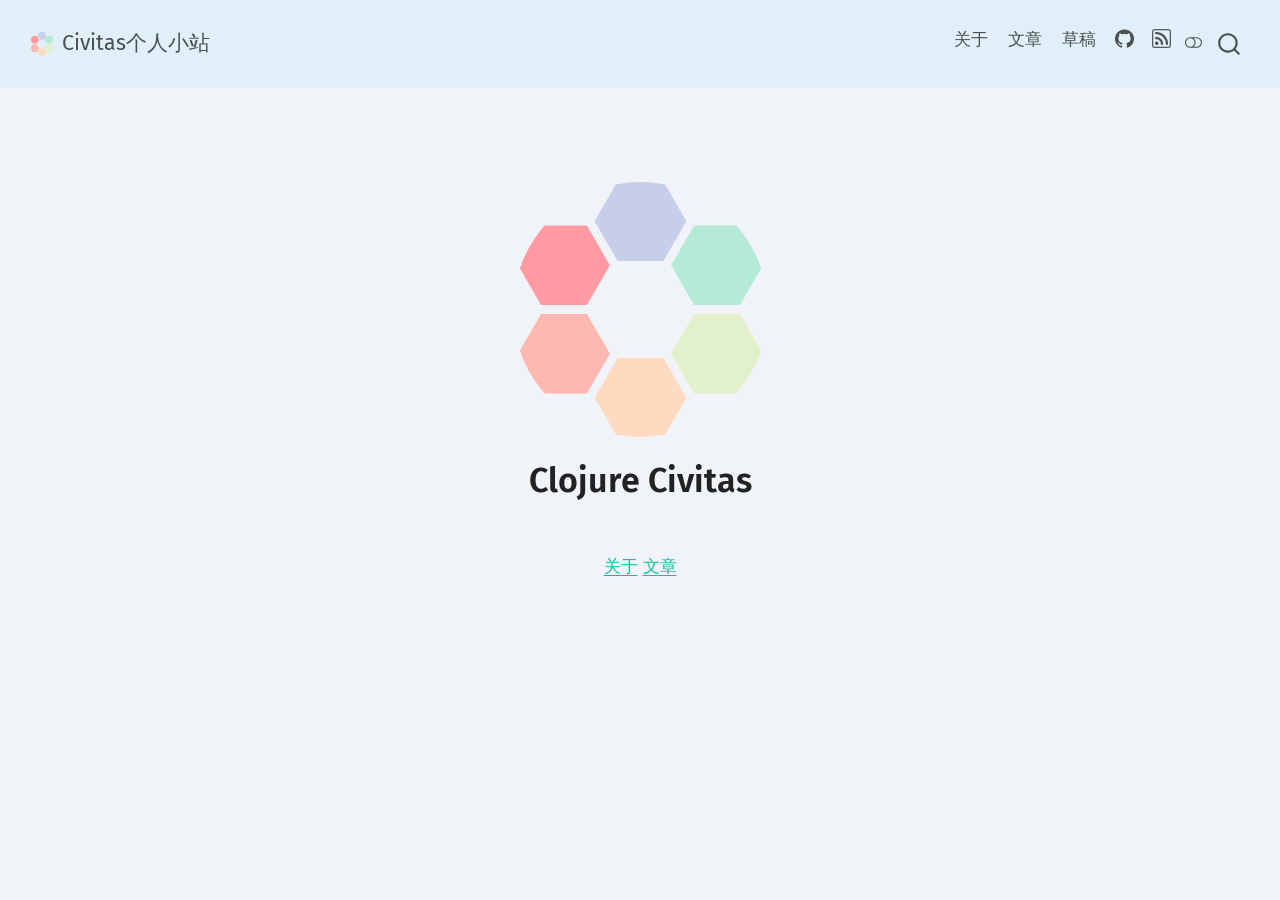
<file: public/index.html>
<!DOCTYPE html>
<html xmlns="http://www.w3.org/1999/xhtml" lang="en" xml:lang="en"><head>

<meta charset="utf-8">
<meta name="generator" content="quarto-1.8.27">

<meta name="viewport" content="width=device-width, initial-scale=1.0, user-scalable=yes">


<title>Clojure Civitas – Civitas个人小站</title>
<style>
code{white-space: pre-wrap;}
span.smallcaps{font-variant: small-caps;}
div.columns{display: flex; gap: min(4vw, 1.5em);}
div.column{flex: auto; overflow-x: auto;}
div.hanging-indent{margin-left: 1.5em; text-indent: -1.5em;}
ul.task-list{list-style: none;}
ul.task-list li input[type="checkbox"] {
  width: 0.8em;
  margin: 0 0.8em 0.2em -1em; /* quarto-specific, see https://github.com/quarto-dev/quarto-cli/issues/4556 */ 
  vertical-align: middle;
}
</style>


<script src="site_libs/quarto-nav/quarto-nav.js"></script>
<script src="site_libs/quarto-nav/headroom.min.js"></script>
<script src="site_libs/clipboard/clipboard.min.js"></script>
<script src="site_libs/quarto-search/autocomplete.umd.js"></script>
<script src="site_libs/quarto-search/fuse.min.js"></script>
<script src="site_libs/quarto-search/quarto-search.js"></script>
<meta name="quarto:offset" content="./">
<link href="./favicon.ico" rel="icon">
<script src="site_libs/quarto-html/quarto.js" type="module"></script>
<script src="site_libs/quarto-html/tabsets/tabsets.js" type="module"></script>
<script src="site_libs/quarto-html/axe/axe-check.js" type="module"></script>
<script src="site_libs/quarto-html/popper.min.js"></script>
<script src="site_libs/quarto-html/tippy.umd.min.js"></script>
<link href="site_libs/quarto-html/tippy.css" rel="stylesheet">
<link href="site_libs/quarto-html/quarto-syntax-highlighting-8caf6eaa0938078aad3b4e3e78d03e50.css" rel="stylesheet" class="quarto-color-scheme" id="quarto-text-highlighting-styles">
<link href="site_libs/quarto-html/quarto-syntax-highlighting-dark-391dc9eaa9d5ee7385b50e8209b8eefe.css" rel="stylesheet" class="quarto-color-scheme quarto-color-alternate" id="quarto-text-highlighting-styles">
<link href="site_libs/quarto-html/quarto-syntax-highlighting-8caf6eaa0938078aad3b4e3e78d03e50.css" rel="stylesheet" class="quarto-color-scheme-extra" id="quarto-text-highlighting-styles">
<script src="site_libs/bootstrap/bootstrap.min.js"></script>
<link href="site_libs/bootstrap/bootstrap-icons.css" rel="stylesheet">
<link href="site_libs/bootstrap/bootstrap-5bdf675ac3071f98f10221052781f347.min.css" rel="stylesheet" append-hash="true" class="quarto-color-scheme" id="quarto-bootstrap" data-mode="light">
<link href="site_libs/bootstrap/bootstrap-dark-663e593727ba0aa5b75e7d595c50f30d.min.css" rel="stylesheet" append-hash="true" class="quarto-color-scheme quarto-color-alternate" id="quarto-bootstrap" data-mode="dark">
<link href="site_libs/bootstrap/bootstrap-5bdf675ac3071f98f10221052781f347.min.css" rel="stylesheet" append-hash="true" class="quarto-color-scheme-extra" id="quarto-bootstrap" data-mode="light">
<script id="quarto-search-options" type="application/json">{
  "location": "navbar",
  "copy-button": false,
  "collapse-after": 3,
  "panel-placement": "end",
  "type": "overlay",
  "limit": 50,
  "keyboard-shortcut": [
    "f",
    "/",
    "s"
  ],
  "show-item-context": false,
  "language": {
    "search-no-results-text": "No results",
    "search-matching-documents-text": "matching documents",
    "search-copy-link-title": "Copy link to search",
    "search-hide-matches-text": "Hide additional matches",
    "search-more-match-text": "more match in this document",
    "search-more-matches-text": "more matches in this document",
    "search-clear-button-title": "Clear",
    "search-text-placeholder": "",
    "search-detached-cancel-button-title": "Cancel",
    "search-submit-button-title": "Submit",
    "search-label": "Search"
  }
}</script>


<meta property="og:title" content="Clojure Civitas – Civitas个人小站">
<meta property="og:description" content="">
<meta property="og:image" content="https://clojurecivitas.github.io/images/civitas-icon.svg">
<meta property="og:site_name" content="Civitas个人小站">
</head>

<body class="nav-fixed fullcontent quarto-light"><script id="quarto-html-before-body" type="application/javascript">
    const toggleBodyColorMode = (bsSheetEl) => {
      const mode = bsSheetEl.getAttribute("data-mode");
      const bodyEl = window.document.querySelector("body");
      if (mode === "dark") {
        bodyEl.classList.add("quarto-dark");
        bodyEl.classList.remove("quarto-light");
      } else {
        bodyEl.classList.add("quarto-light");
        bodyEl.classList.remove("quarto-dark");
      }
    }
    const toggleBodyColorPrimary = () => {
      const bsSheetEl = window.document.querySelector("link#quarto-bootstrap:not([rel=disabled-stylesheet])");
      if (bsSheetEl) {
        toggleBodyColorMode(bsSheetEl);
      }
    }
    const setColorSchemeToggle = (alternate) => {
      const toggles = window.document.querySelectorAll('.quarto-color-scheme-toggle');
      for (let i=0; i < toggles.length; i++) {
        const toggle = toggles[i];
        if (toggle) {
          if (alternate) {
            toggle.classList.add("alternate");
          } else {
            toggle.classList.remove("alternate");
          }
        }
      }
    };
    const toggleColorMode = (alternate) => {
      // Switch the stylesheets
      const primaryStylesheets = window.document.querySelectorAll('link.quarto-color-scheme:not(.quarto-color-alternate)');
      const alternateStylesheets = window.document.querySelectorAll('link.quarto-color-scheme.quarto-color-alternate');
      manageTransitions('#quarto-margin-sidebar .nav-link', false);
      if (alternate) {
        // note: dark is layered on light, we don't disable primary!
        enableStylesheet(alternateStylesheets);
        for (const sheetNode of alternateStylesheets) {
          if (sheetNode.id === "quarto-bootstrap") {
            toggleBodyColorMode(sheetNode);
          }
        }
      } else {
        disableStylesheet(alternateStylesheets);
        enableStylesheet(primaryStylesheets)
        toggleBodyColorPrimary();
      }
      manageTransitions('#quarto-margin-sidebar .nav-link', true);
      // Switch the toggles
      setColorSchemeToggle(alternate)
      // Hack to workaround the fact that safari doesn't
      // properly recolor the scrollbar when toggling (#1455)
      if (navigator.userAgent.indexOf('Safari') > 0 && navigator.userAgent.indexOf('Chrome') == -1) {
        manageTransitions("body", false);
        window.scrollTo(0, 1);
        setTimeout(() => {
          window.scrollTo(0, 0);
          manageTransitions("body", true);
        }, 40);
      }
    }
    const disableStylesheet = (stylesheets) => {
      for (let i=0; i < stylesheets.length; i++) {
        const stylesheet = stylesheets[i];
        stylesheet.rel = 'disabled-stylesheet';
      }
    }
    const enableStylesheet = (stylesheets) => {
      for (let i=0; i < stylesheets.length; i++) {
        const stylesheet = stylesheets[i];
        if(stylesheet.rel !== 'stylesheet') { // for Chrome, which will still FOUC without this check
          stylesheet.rel = 'stylesheet';
        }
      }
    }
    const manageTransitions = (selector, allowTransitions) => {
      const els = window.document.querySelectorAll(selector);
      for (let i=0; i < els.length; i++) {
        const el = els[i];
        if (allowTransitions) {
          el.classList.remove('notransition');
        } else {
          el.classList.add('notransition');
        }
      }
    }
    const isFileUrl = () => {
      return window.location.protocol === 'file:';
    }
    const hasAlternateSentinel = () => {
      let styleSentinel = getColorSchemeSentinel();
      if (styleSentinel !== null) {
        return styleSentinel === "alternate";
      } else {
        return false;
      }
    }
    const setStyleSentinel = (alternate) => {
      const value = alternate ? "alternate" : "default";
      if (!isFileUrl()) {
        window.localStorage.setItem("quarto-color-scheme", value);
      } else {
        localAlternateSentinel = value;
      }
    }
    const getColorSchemeSentinel = () => {
      if (!isFileUrl()) {
        const storageValue = window.localStorage.getItem("quarto-color-scheme");
        return storageValue != null ? storageValue : localAlternateSentinel;
      } else {
        return localAlternateSentinel;
      }
    }
    const toggleGiscusIfUsed = (isAlternate, darkModeDefault) => {
      const baseTheme = document.querySelector('#giscus-base-theme')?.value ?? 'light';
      const alternateTheme = document.querySelector('#giscus-alt-theme')?.value ?? 'dark';
      let newTheme = '';
      if(authorPrefersDark) {
        newTheme = isAlternate ? baseTheme : alternateTheme;
      } else {
        newTheme = isAlternate ? alternateTheme : baseTheme;
      }
      const changeGiscusTheme = () => {
        // From: https://github.com/giscus/giscus/issues/336
        const sendMessage = (message) => {
          const iframe = document.querySelector('iframe.giscus-frame');
          if (!iframe) return;
          iframe.contentWindow.postMessage({ giscus: message }, 'https://giscus.app');
        }
        sendMessage({
          setConfig: {
            theme: newTheme
          }
        });
      }
      const isGiscussLoaded = window.document.querySelector('iframe.giscus-frame') !== null;
      if (isGiscussLoaded) {
        changeGiscusTheme();
      }
    };
    const authorPrefersDark = false;
    const queryPrefersDark = window.matchMedia('(prefers-color-scheme: dark)');
    const darkModeDefault = queryPrefersDark.matches;
      document.querySelector('link#quarto-text-highlighting-styles.quarto-color-scheme-extra').rel = 'disabled-stylesheet';
      document.querySelector('link#quarto-bootstrap.quarto-color-scheme-extra').rel = 'disabled-stylesheet';
    let localAlternateSentinel = darkModeDefault ? 'alternate' : 'default';
    // Dark / light mode switch
    window.quartoToggleColorScheme = () => {
      // Read the current dark / light value
      let toAlternate = !hasAlternateSentinel();
      toggleColorMode(toAlternate);
      setStyleSentinel(toAlternate);
      toggleGiscusIfUsed(toAlternate, darkModeDefault);
      window.dispatchEvent(new Event('resize'));
    };
    queryPrefersDark.addEventListener("change", e => {
      if(window.localStorage.getItem("quarto-color-scheme") !== null)
        return;
      const alternate = e.matches
      toggleColorMode(alternate);
      localAlternateSentinel = e.matches ? 'alternate' : 'default'; // this is used alongside local storage!
      toggleGiscusIfUsed(alternate, darkModeDefault);
    });
    // Switch to dark mode if need be
    if (hasAlternateSentinel()) {
      toggleColorMode(true);
    } else {
      toggleColorMode(false);
    }
  </script>

<div id="quarto-search-results"></div>
  <header id="quarto-header" class="headroom fixed-top">
    <nav class="navbar navbar-expand-lg " data-bs-theme="dark">
      <div class="navbar-container container-fluid">
      <div class="navbar-brand-container mx-auto">
    <a href="./index.html" class="navbar-brand navbar-brand-logo">
    <img src="./images/civitas-icon.svg" alt="Clojure Civitas Logo" class="navbar-logo light-content">
    <img src="./images/civitas-icon.svg" alt="Clojure Civitas Logo" class="navbar-logo dark-content">
    </a>
    <a class="navbar-brand" href="./index.html">
    <span class="navbar-title">Civitas个人小站</span>
    </a>
  </div>
            <div id="quarto-search" class="" title="Search"></div>
          <button class="navbar-toggler" type="button" data-bs-toggle="collapse" data-bs-target="#navbarCollapse" aria-controls="navbarCollapse" role="menu" aria-expanded="false" aria-label="Toggle navigation" onclick="if (window.quartoToggleHeadroom) { window.quartoToggleHeadroom(); }">
  <span class="navbar-toggler-icon"></span>
</button>
          <div class="collapse navbar-collapse" id="navbarCollapse">
            <ul class="navbar-nav navbar-nav-scroll ms-auto">
  <li class="nav-item">
    <a class="nav-link" href="./about.html"> 
<span class="menu-text">关于</span></a>
  </li>  
  <li class="nav-item">
    <a class="nav-link" href="./posts.html"> 
<span class="menu-text">文章</span></a>
  </li>  
  <li class="nav-item">
    <a class="nav-link" href="./drafts.html"> 
<span class="menu-text">草稿</span></a>
  </li>  
  <li class="nav-item compact">
    <a class="nav-link" href="https://github.com/ClojureCivitas/clojurecivitas.github.io"> <i class="bi bi-github" role="img">
</i> 
<span class="menu-text"></span></a>
  </li>  
  <li class="nav-item compact">
    <a class="nav-link" href="./posts.xml"> <i class="bi bi-rss" role="img">
</i> 
<span class="menu-text"></span></a>
  </li>  
</ul>
          </div> <!-- /navcollapse -->
            <div class="quarto-navbar-tools">
  <a href="" class="quarto-color-scheme-toggle quarto-navigation-tool  px-1" onclick="window.quartoToggleColorScheme(); return false;" title="Toggle dark mode"><i class="bi"></i></a>
</div>
      </div> <!-- /container-fluid -->
    </nav>
</header>
<!-- content -->
<div id="quarto-content" class="quarto-container page-columns page-rows-contents page-layout-article page-navbar">
<!-- sidebar -->
<!-- margin-sidebar -->
    
<!-- main -->
<div class="quarto-about-jolla">
  <img src="images/civitas-icon.svg" class="about-image
  round " style="height: 15em; width: 15em;">
 <header id="title-block-header" class="quarto-title-block default">
<div class="quarto-title">
<h1 class="title">Clojure Civitas</h1>
</div>
<div class="quarto-title-meta">
  </div>
</header><main class="content" id="quarto-document-content">

<p><a href="./about.html">关于</a> <a href="./posts.html">文章</a></p>


</main>  
</div>
 <!-- /main -->
<script id="quarto-html-after-body" type="application/javascript">
  window.document.addEventListener("DOMContentLoaded", function (event) {
    // Ensure there is a toggle, if there isn't float one in the top right
    if (window.document.querySelector('.quarto-color-scheme-toggle') === null) {
      const a = window.document.createElement('a');
      a.classList.add('top-right');
      a.classList.add('quarto-color-scheme-toggle');
      a.href = "";
      a.onclick = function() { try { window.quartoToggleColorScheme(); } catch {} return false; };
      const i = window.document.createElement("i");
      i.classList.add('bi');
      a.appendChild(i);
      window.document.body.appendChild(a);
    }
    setColorSchemeToggle(hasAlternateSentinel())
    const isCodeAnnotation = (el) => {
      for (const clz of el.classList) {
        if (clz.startsWith('code-annotation-')) {                     
          return true;
        }
      }
      return false;
    }
    const onCopySuccess = function(e) {
      // button target
      const button = e.trigger;
      // don't keep focus
      button.blur();
      // flash "checked"
      button.classList.add('code-copy-button-checked');
      var currentTitle = button.getAttribute("title");
      button.setAttribute("title", "Copied!");
      let tooltip;
      if (window.bootstrap) {
        button.setAttribute("data-bs-toggle", "tooltip");
        button.setAttribute("data-bs-placement", "left");
        button.setAttribute("data-bs-title", "Copied!");
        tooltip = new bootstrap.Tooltip(button, 
          { trigger: "manual", 
            customClass: "code-copy-button-tooltip",
            offset: [0, -8]});
        tooltip.show();    
      }
      setTimeout(function() {
        if (tooltip) {
          tooltip.hide();
          button.removeAttribute("data-bs-title");
          button.removeAttribute("data-bs-toggle");
          button.removeAttribute("data-bs-placement");
        }
        button.setAttribute("title", currentTitle);
        button.classList.remove('code-copy-button-checked');
      }, 1000);
      // clear code selection
      e.clearSelection();
    }
    const getTextToCopy = function(trigger) {
      const outerScaffold = trigger.parentElement.cloneNode(true);
      const codeEl = outerScaffold.querySelector('code');
      for (const childEl of codeEl.children) {
        if (isCodeAnnotation(childEl)) {
          childEl.remove();
        }
      }
      return codeEl.innerText;
    }
    const clipboard = new window.ClipboardJS('.code-copy-button:not([data-in-quarto-modal])', {
      text: getTextToCopy
    });
    clipboard.on('success', onCopySuccess);
    if (window.document.getElementById('quarto-embedded-source-code-modal')) {
      const clipboardModal = new window.ClipboardJS('.code-copy-button[data-in-quarto-modal]', {
        text: getTextToCopy,
        container: window.document.getElementById('quarto-embedded-source-code-modal')
      });
      clipboardModal.on('success', onCopySuccess);
    }
      var localhostRegex = new RegExp(/^(?:http|https):\/\/localhost\:?[0-9]*\//);
      var mailtoRegex = new RegExp(/^mailto:/);
        var filterRegex = new RegExp("https:\/\/clojurecivitas\.github\.io");
      var isInternal = (href) => {
          return filterRegex.test(href) || localhostRegex.test(href) || mailtoRegex.test(href);
      }
      // Inspect non-navigation links and adorn them if external
     var links = window.document.querySelectorAll('a[href]:not(.nav-link):not(.navbar-brand):not(.toc-action):not(.sidebar-link):not(.sidebar-item-toggle):not(.pagination-link):not(.no-external):not([aria-hidden]):not(.dropdown-item):not(.quarto-navigation-tool):not(.about-link)');
      for (var i=0; i<links.length; i++) {
        const link = links[i];
        if (!isInternal(link.href)) {
          // undo the damage that might have been done by quarto-nav.js in the case of
          // links that we want to consider external
          if (link.dataset.originalHref !== undefined) {
            link.href = link.dataset.originalHref;
          }
        }
      }
    function tippyHover(el, contentFn, onTriggerFn, onUntriggerFn) {
      const config = {
        allowHTML: true,
        maxWidth: 500,
        delay: 100,
        arrow: false,
        appendTo: function(el) {
            return el.parentElement;
        },
        interactive: true,
        interactiveBorder: 10,
        theme: 'quarto',
        placement: 'bottom-start',
      };
      if (contentFn) {
        config.content = contentFn;
      }
      if (onTriggerFn) {
        config.onTrigger = onTriggerFn;
      }
      if (onUntriggerFn) {
        config.onUntrigger = onUntriggerFn;
      }
      window.tippy(el, config); 
    }
    const noterefs = window.document.querySelectorAll('a[role="doc-noteref"]');
    for (var i=0; i<noterefs.length; i++) {
      const ref = noterefs[i];
      tippyHover(ref, function() {
        // use id or data attribute instead here
        let href = ref.getAttribute('data-footnote-href') || ref.getAttribute('href');
        try { href = new URL(href).hash; } catch {}
        const id = href.replace(/^#\/?/, "");
        const note = window.document.getElementById(id);
        if (note) {
          return note.innerHTML;
        } else {
          return "";
        }
      });
    }
    const xrefs = window.document.querySelectorAll('a.quarto-xref');
    const processXRef = (id, note) => {
      // Strip column container classes
      const stripColumnClz = (el) => {
        el.classList.remove("page-full", "page-columns");
        if (el.children) {
          for (const child of el.children) {
            stripColumnClz(child);
          }
        }
      }
      stripColumnClz(note)
      if (id === null || id.startsWith('sec-')) {
        // Special case sections, only their first couple elements
        const container = document.createElement("div");
        if (note.children && note.children.length > 2) {
          container.appendChild(note.children[0].cloneNode(true));
          for (let i = 1; i < note.children.length; i++) {
            const child = note.children[i];
            if (child.tagName === "P" && child.innerText === "") {
              continue;
            } else {
              container.appendChild(child.cloneNode(true));
              break;
            }
          }
          if (window.Quarto?.typesetMath) {
            window.Quarto.typesetMath(container);
          }
          return container.innerHTML
        } else {
          if (window.Quarto?.typesetMath) {
            window.Quarto.typesetMath(note);
          }
          return note.innerHTML;
        }
      } else {
        // Remove any anchor links if they are present
        const anchorLink = note.querySelector('a.anchorjs-link');
        if (anchorLink) {
          anchorLink.remove();
        }
        if (window.Quarto?.typesetMath) {
          window.Quarto.typesetMath(note);
        }
        if (note.classList.contains("callout")) {
          return note.outerHTML;
        } else {
          return note.innerHTML;
        }
      }
    }
    for (var i=0; i<xrefs.length; i++) {
      const xref = xrefs[i];
      tippyHover(xref, undefined, function(instance) {
        instance.disable();
        let url = xref.getAttribute('href');
        let hash = undefined; 
        if (url.startsWith('#')) {
          hash = url;
        } else {
          try { hash = new URL(url).hash; } catch {}
        }
        if (hash) {
          const id = hash.replace(/^#\/?/, "");
          const note = window.document.getElementById(id);
          if (note !== null) {
            try {
              const html = processXRef(id, note.cloneNode(true));
              instance.setContent(html);
            } finally {
              instance.enable();
              instance.show();
            }
          } else {
            // See if we can fetch this
            fetch(url.split('#')[0])
            .then(res => res.text())
            .then(html => {
              const parser = new DOMParser();
              const htmlDoc = parser.parseFromString(html, "text/html");
              const note = htmlDoc.getElementById(id);
              if (note !== null) {
                const html = processXRef(id, note);
                instance.setContent(html);
              } 
            }).finally(() => {
              instance.enable();
              instance.show();
            });
          }
        } else {
          // See if we can fetch a full url (with no hash to target)
          // This is a special case and we should probably do some content thinning / targeting
          fetch(url)
          .then(res => res.text())
          .then(html => {
            const parser = new DOMParser();
            const htmlDoc = parser.parseFromString(html, "text/html");
            const note = htmlDoc.querySelector('main.content');
            if (note !== null) {
              // This should only happen for chapter cross references
              // (since there is no id in the URL)
              // remove the first header
              if (note.children.length > 0 && note.children[0].tagName === "HEADER") {
                note.children[0].remove();
              }
              const html = processXRef(null, note);
              instance.setContent(html);
            } 
          }).finally(() => {
            instance.enable();
            instance.show();
          });
        }
      }, function(instance) {
      });
    }
        let selectedAnnoteEl;
        const selectorForAnnotation = ( cell, annotation) => {
          let cellAttr = 'data-code-cell="' + cell + '"';
          let lineAttr = 'data-code-annotation="' +  annotation + '"';
          const selector = 'span[' + cellAttr + '][' + lineAttr + ']';
          return selector;
        }
        const selectCodeLines = (annoteEl) => {
          const doc = window.document;
          const targetCell = annoteEl.getAttribute("data-target-cell");
          const targetAnnotation = annoteEl.getAttribute("data-target-annotation");
          const annoteSpan = window.document.querySelector(selectorForAnnotation(targetCell, targetAnnotation));
          const lines = annoteSpan.getAttribute("data-code-lines").split(",");
          const lineIds = lines.map((line) => {
            return targetCell + "-" + line;
          })
          let top = null;
          let height = null;
          let parent = null;
          if (lineIds.length > 0) {
              //compute the position of the single el (top and bottom and make a div)
              const el = window.document.getElementById(lineIds[0]);
              top = el.offsetTop;
              height = el.offsetHeight;
              parent = el.parentElement.parentElement;
            if (lineIds.length > 1) {
              const lastEl = window.document.getElementById(lineIds[lineIds.length - 1]);
              const bottom = lastEl.offsetTop + lastEl.offsetHeight;
              height = bottom - top;
            }
            if (top !== null && height !== null && parent !== null) {
              // cook up a div (if necessary) and position it 
              let div = window.document.getElementById("code-annotation-line-highlight");
              if (div === null) {
                div = window.document.createElement("div");
                div.setAttribute("id", "code-annotation-line-highlight");
                div.style.position = 'absolute';
                parent.appendChild(div);
              }
              div.style.top = top - 2 + "px";
              div.style.height = height + 4 + "px";
              div.style.left = 0;
              let gutterDiv = window.document.getElementById("code-annotation-line-highlight-gutter");
              if (gutterDiv === null) {
                gutterDiv = window.document.createElement("div");
                gutterDiv.setAttribute("id", "code-annotation-line-highlight-gutter");
                gutterDiv.style.position = 'absolute';
                const codeCell = window.document.getElementById(targetCell);
                const gutter = codeCell.querySelector('.code-annotation-gutter');
                gutter.appendChild(gutterDiv);
              }
              gutterDiv.style.top = top - 2 + "px";
              gutterDiv.style.height = height + 4 + "px";
            }
            selectedAnnoteEl = annoteEl;
          }
        };
        const unselectCodeLines = () => {
          const elementsIds = ["code-annotation-line-highlight", "code-annotation-line-highlight-gutter"];
          elementsIds.forEach((elId) => {
            const div = window.document.getElementById(elId);
            if (div) {
              div.remove();
            }
          });
          selectedAnnoteEl = undefined;
        };
          // Handle positioning of the toggle
      window.addEventListener(
        "resize",
        throttle(() => {
          elRect = undefined;
          if (selectedAnnoteEl) {
            selectCodeLines(selectedAnnoteEl);
          }
        }, 10)
      );
      function throttle(fn, ms) {
      let throttle = false;
      let timer;
        return (...args) => {
          if(!throttle) { // first call gets through
              fn.apply(this, args);
              throttle = true;
          } else { // all the others get throttled
              if(timer) clearTimeout(timer); // cancel #2
              timer = setTimeout(() => {
                fn.apply(this, args);
                timer = throttle = false;
              }, ms);
          }
        };
      }
        // Attach click handler to the DT
        const annoteDls = window.document.querySelectorAll('dt[data-target-cell]');
        for (const annoteDlNode of annoteDls) {
          annoteDlNode.addEventListener('click', (event) => {
            const clickedEl = event.target;
            if (clickedEl !== selectedAnnoteEl) {
              unselectCodeLines();
              const activeEl = window.document.querySelector('dt[data-target-cell].code-annotation-active');
              if (activeEl) {
                activeEl.classList.remove('code-annotation-active');
              }
              selectCodeLines(clickedEl);
              clickedEl.classList.add('code-annotation-active');
            } else {
              // Unselect the line
              unselectCodeLines();
              clickedEl.classList.remove('code-annotation-active');
            }
          });
        }
    const findCites = (el) => {
      const parentEl = el.parentElement;
      if (parentEl) {
        const cites = parentEl.dataset.cites;
        if (cites) {
          return {
            el,
            cites: cites.split(' ')
          };
        } else {
          return findCites(el.parentElement)
        }
      } else {
        return undefined;
      }
    };
    var bibliorefs = window.document.querySelectorAll('a[role="doc-biblioref"]');
    for (var i=0; i<bibliorefs.length; i++) {
      const ref = bibliorefs[i];
      const citeInfo = findCites(ref);
      if (citeInfo) {
        tippyHover(citeInfo.el, function() {
          var popup = window.document.createElement('div');
          citeInfo.cites.forEach(function(cite) {
            var citeDiv = window.document.createElement('div');
            citeDiv.classList.add('hanging-indent');
            citeDiv.classList.add('csl-entry');
            var biblioDiv = window.document.getElementById('ref-' + cite);
            if (biblioDiv) {
              citeDiv.innerHTML = biblioDiv.innerHTML;
            }
            popup.appendChild(citeDiv);
          });
          return popup.innerHTML;
        });
      }
    }
  });
  </script>
</div> <!-- /content -->




</body></html>
</file>
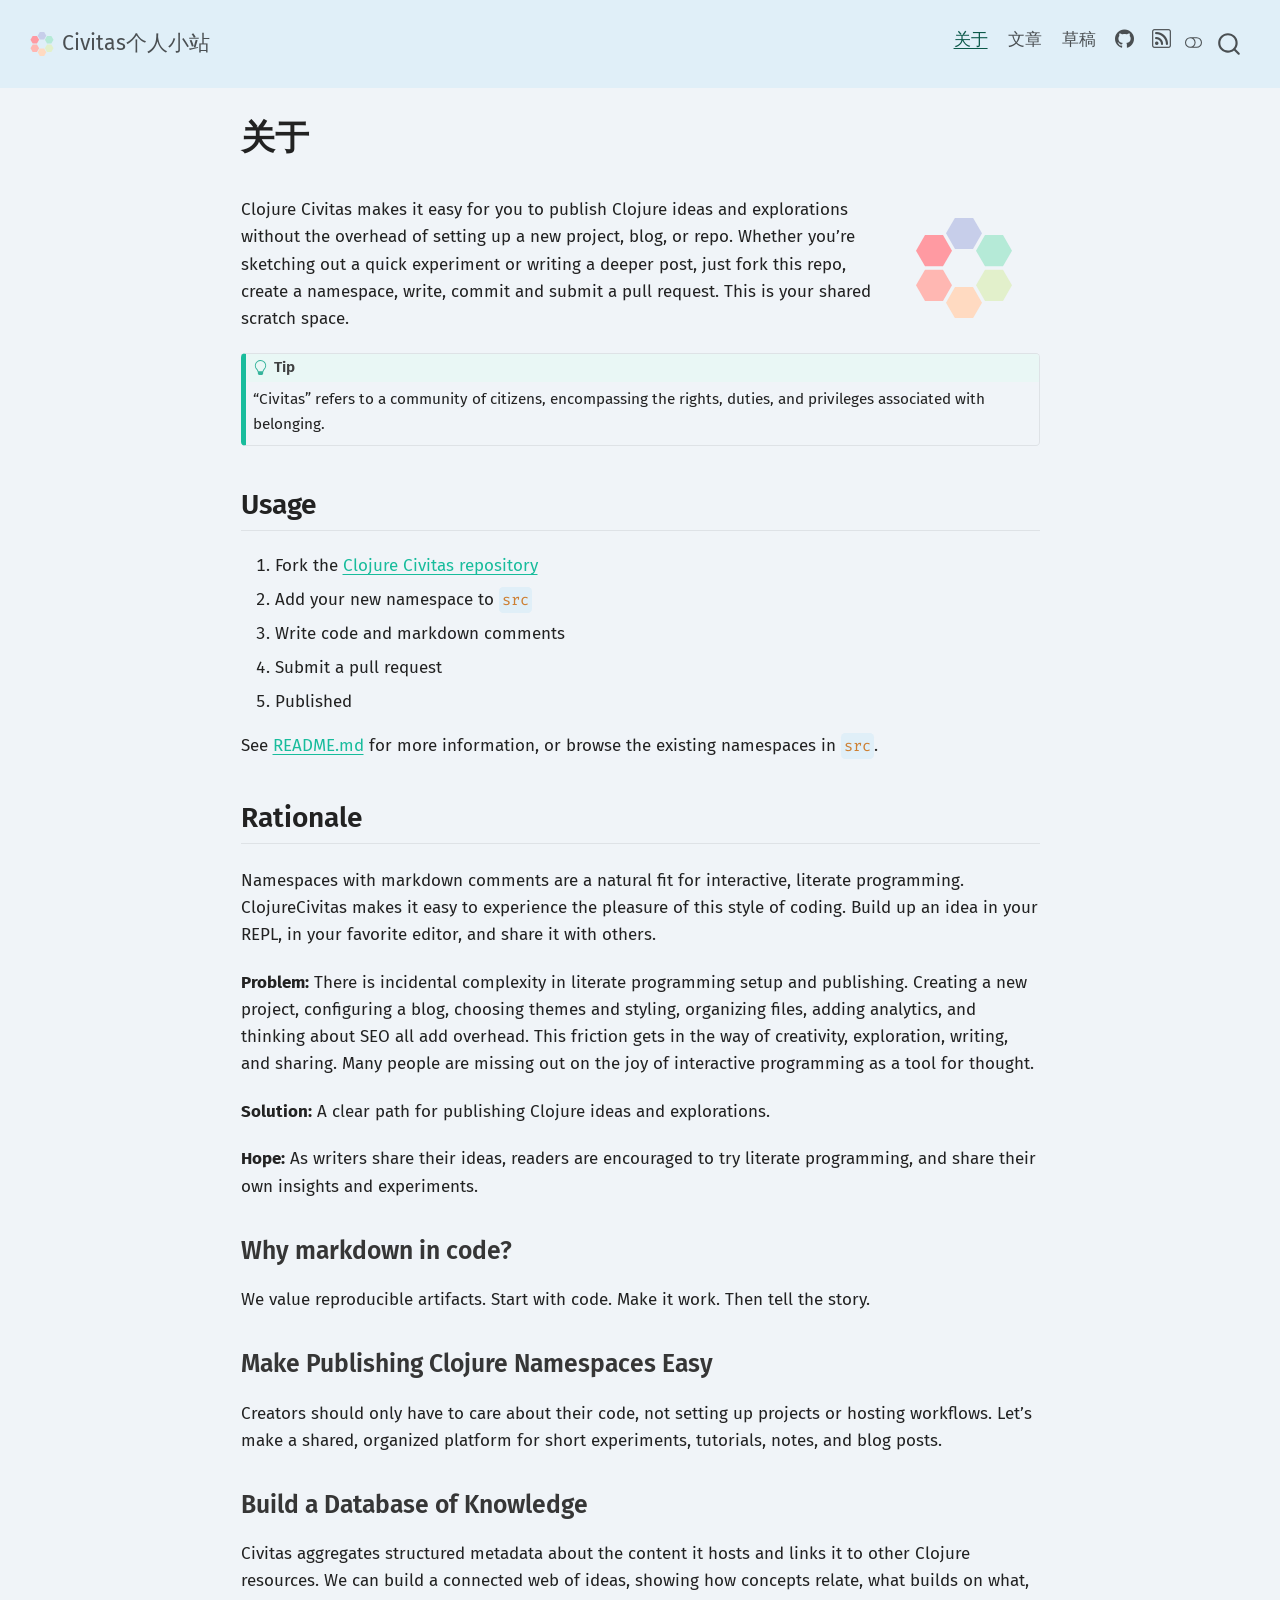
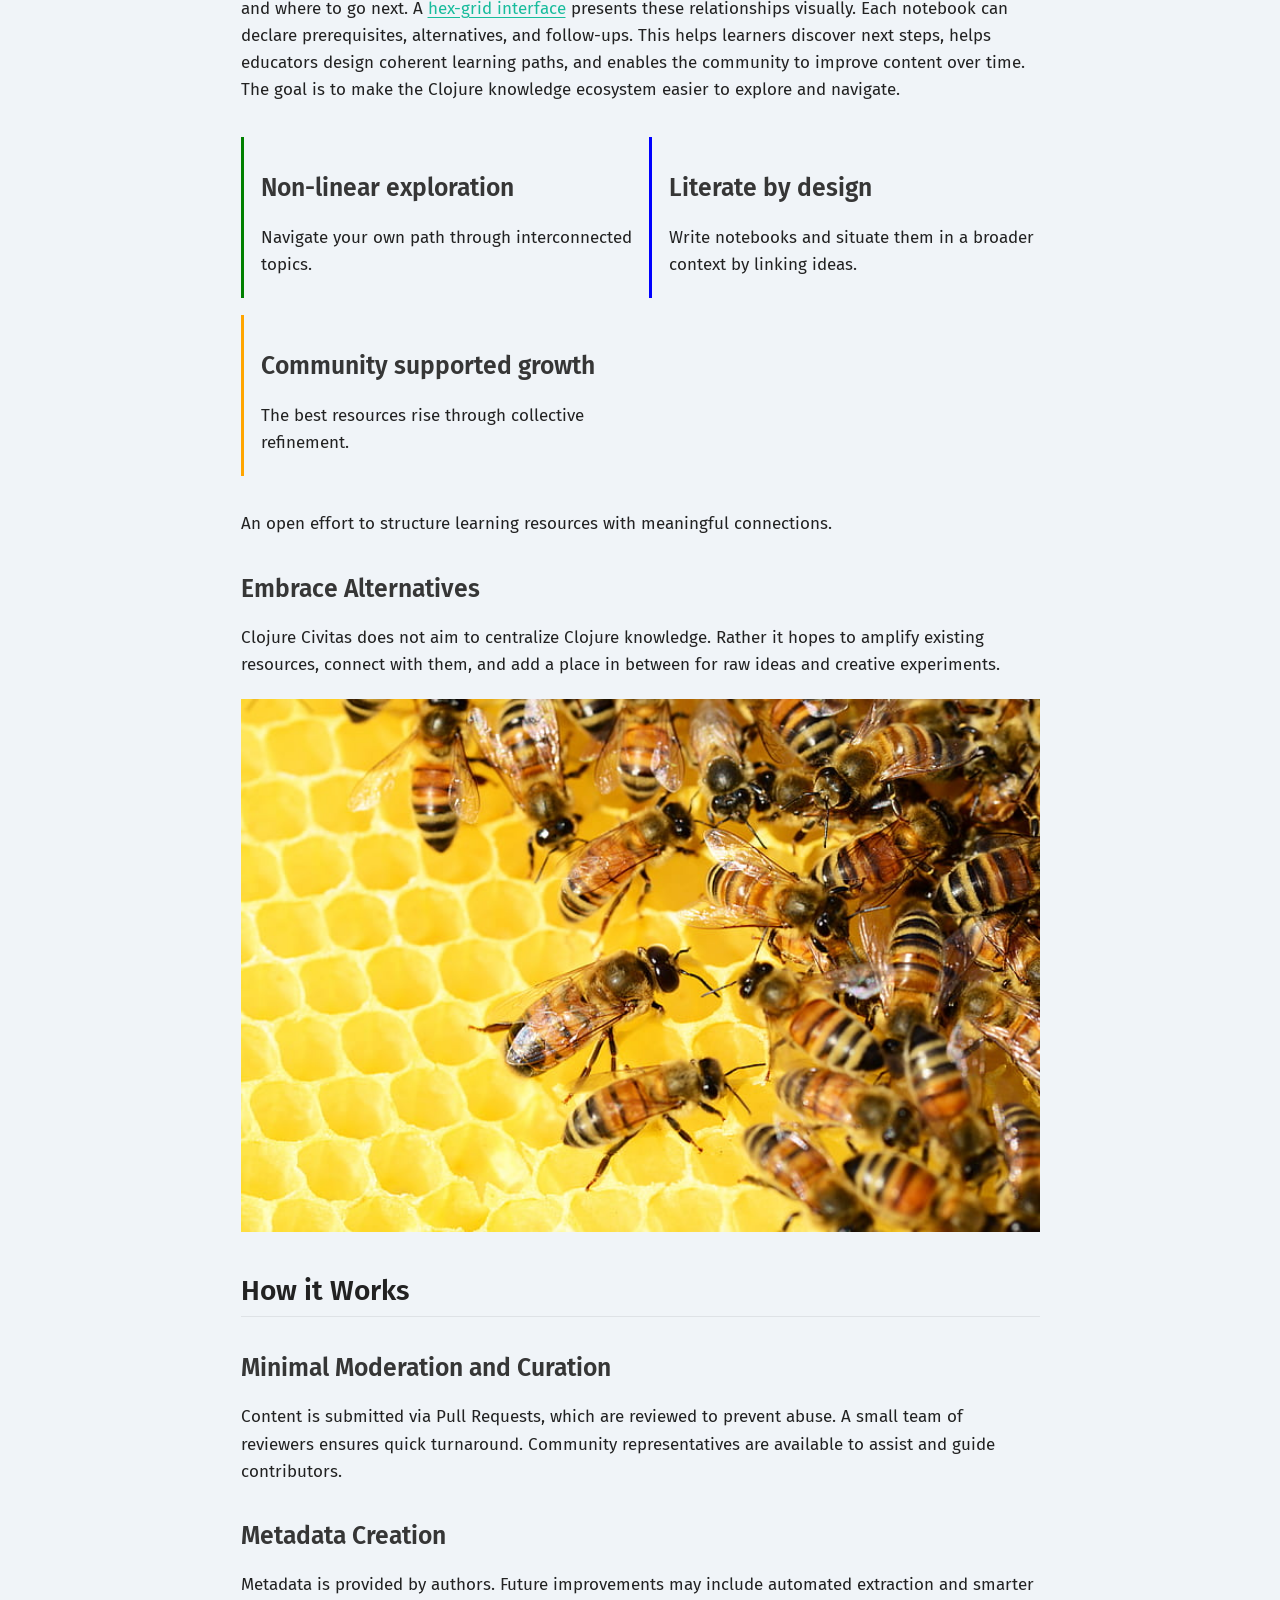
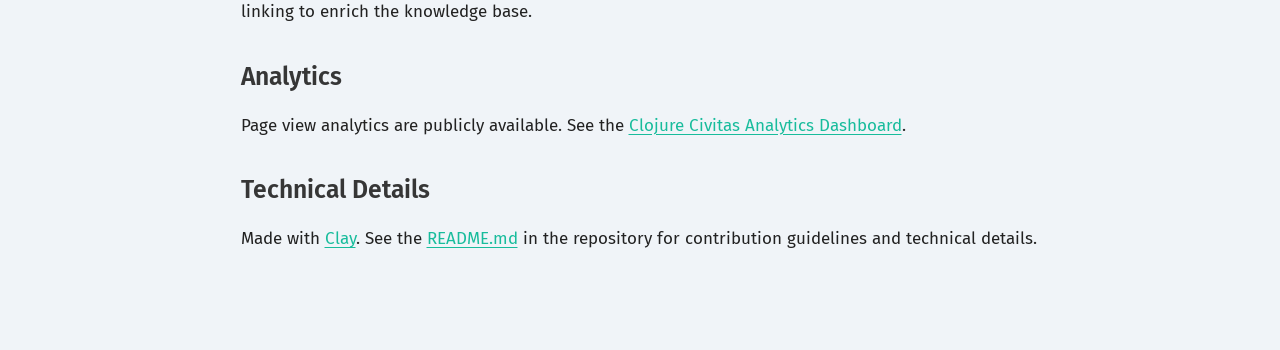
<file: public/about.html>
<!DOCTYPE html>
<html xmlns="http://www.w3.org/1999/xhtml" lang="en" xml:lang="en"><head>

<meta charset="utf-8">
<meta name="generator" content="quarto-1.8.27">

<meta name="viewport" content="width=device-width, initial-scale=1.0, user-scalable=yes">


<title>关于 – Civitas个人小站</title>
<style>
code{white-space: pre-wrap;}
span.smallcaps{font-variant: small-caps;}
div.columns{display: flex; gap: min(4vw, 1.5em);}
div.column{flex: auto; overflow-x: auto;}
div.hanging-indent{margin-left: 1.5em; text-indent: -1.5em;}
ul.task-list{list-style: none;}
ul.task-list li input[type="checkbox"] {
  width: 0.8em;
  margin: 0 0.8em 0.2em -1em; /* quarto-specific, see https://github.com/quarto-dev/quarto-cli/issues/4556 */ 
  vertical-align: middle;
}
</style>


<script src="site_libs/quarto-nav/quarto-nav.js"></script>
<script src="site_libs/quarto-nav/headroom.min.js"></script>
<script src="site_libs/clipboard/clipboard.min.js"></script>
<script src="site_libs/quarto-search/autocomplete.umd.js"></script>
<script src="site_libs/quarto-search/fuse.min.js"></script>
<script src="site_libs/quarto-search/quarto-search.js"></script>
<meta name="quarto:offset" content="./">
<link href="./favicon.ico" rel="icon">
<script src="site_libs/quarto-html/quarto.js" type="module"></script>
<script src="site_libs/quarto-html/tabsets/tabsets.js" type="module"></script>
<script src="site_libs/quarto-html/axe/axe-check.js" type="module"></script>
<script src="site_libs/quarto-html/popper.min.js"></script>
<script src="site_libs/quarto-html/tippy.umd.min.js"></script>
<script src="site_libs/quarto-html/anchor.min.js"></script>
<link href="site_libs/quarto-html/tippy.css" rel="stylesheet">
<link href="site_libs/quarto-html/quarto-syntax-highlighting-8caf6eaa0938078aad3b4e3e78d03e50.css" rel="stylesheet" class="quarto-color-scheme" id="quarto-text-highlighting-styles">
<link href="site_libs/quarto-html/quarto-syntax-highlighting-dark-391dc9eaa9d5ee7385b50e8209b8eefe.css" rel="stylesheet" class="quarto-color-scheme quarto-color-alternate" id="quarto-text-highlighting-styles">
<link href="site_libs/quarto-html/quarto-syntax-highlighting-8caf6eaa0938078aad3b4e3e78d03e50.css" rel="stylesheet" class="quarto-color-scheme-extra" id="quarto-text-highlighting-styles">
<script src="site_libs/bootstrap/bootstrap.min.js"></script>
<link href="site_libs/bootstrap/bootstrap-icons.css" rel="stylesheet">
<link href="site_libs/bootstrap/bootstrap-5bdf675ac3071f98f10221052781f347.min.css" rel="stylesheet" append-hash="true" class="quarto-color-scheme" id="quarto-bootstrap" data-mode="light">
<link href="site_libs/bootstrap/bootstrap-dark-663e593727ba0aa5b75e7d595c50f30d.min.css" rel="stylesheet" append-hash="true" class="quarto-color-scheme quarto-color-alternate" id="quarto-bootstrap" data-mode="dark">
<link href="site_libs/bootstrap/bootstrap-5bdf675ac3071f98f10221052781f347.min.css" rel="stylesheet" append-hash="true" class="quarto-color-scheme-extra" id="quarto-bootstrap" data-mode="light">
<script id="quarto-search-options" type="application/json">{
  "location": "navbar",
  "copy-button": false,
  "collapse-after": 3,
  "panel-placement": "end",
  "type": "overlay",
  "limit": 50,
  "keyboard-shortcut": [
    "f",
    "/",
    "s"
  ],
  "show-item-context": false,
  "language": {
    "search-no-results-text": "No results",
    "search-matching-documents-text": "matching documents",
    "search-copy-link-title": "Copy link to search",
    "search-hide-matches-text": "Hide additional matches",
    "search-more-match-text": "more match in this document",
    "search-more-matches-text": "more matches in this document",
    "search-clear-button-title": "Clear",
    "search-text-placeholder": "",
    "search-detached-cancel-button-title": "Cancel",
    "search-submit-button-title": "Submit",
    "search-label": "Search"
  }
}</script>


<meta property="og:title" content="关于 – Civitas个人小站">
<meta property="og:description" content="">
<meta property="og:image" content="https://clojurecivitas.github.io/images/civitas-icon.svg">
<meta property="og:site_name" content="Civitas个人小站">
<meta property="og:image:alt" content="Civitas Icon">
</head>

<body class="nav-fixed fullcontent quarto-light"><script id="quarto-html-before-body" type="application/javascript">
    const toggleBodyColorMode = (bsSheetEl) => {
      const mode = bsSheetEl.getAttribute("data-mode");
      const bodyEl = window.document.querySelector("body");
      if (mode === "dark") {
        bodyEl.classList.add("quarto-dark");
        bodyEl.classList.remove("quarto-light");
      } else {
        bodyEl.classList.add("quarto-light");
        bodyEl.classList.remove("quarto-dark");
      }
    }
    const toggleBodyColorPrimary = () => {
      const bsSheetEl = window.document.querySelector("link#quarto-bootstrap:not([rel=disabled-stylesheet])");
      if (bsSheetEl) {
        toggleBodyColorMode(bsSheetEl);
      }
    }
    const setColorSchemeToggle = (alternate) => {
      const toggles = window.document.querySelectorAll('.quarto-color-scheme-toggle');
      for (let i=0; i < toggles.length; i++) {
        const toggle = toggles[i];
        if (toggle) {
          if (alternate) {
            toggle.classList.add("alternate");
          } else {
            toggle.classList.remove("alternate");
          }
        }
      }
    };
    const toggleColorMode = (alternate) => {
      // Switch the stylesheets
      const primaryStylesheets = window.document.querySelectorAll('link.quarto-color-scheme:not(.quarto-color-alternate)');
      const alternateStylesheets = window.document.querySelectorAll('link.quarto-color-scheme.quarto-color-alternate');
      manageTransitions('#quarto-margin-sidebar .nav-link', false);
      if (alternate) {
        // note: dark is layered on light, we don't disable primary!
        enableStylesheet(alternateStylesheets);
        for (const sheetNode of alternateStylesheets) {
          if (sheetNode.id === "quarto-bootstrap") {
            toggleBodyColorMode(sheetNode);
          }
        }
      } else {
        disableStylesheet(alternateStylesheets);
        enableStylesheet(primaryStylesheets)
        toggleBodyColorPrimary();
      }
      manageTransitions('#quarto-margin-sidebar .nav-link', true);
      // Switch the toggles
      setColorSchemeToggle(alternate)
      // Hack to workaround the fact that safari doesn't
      // properly recolor the scrollbar when toggling (#1455)
      if (navigator.userAgent.indexOf('Safari') > 0 && navigator.userAgent.indexOf('Chrome') == -1) {
        manageTransitions("body", false);
        window.scrollTo(0, 1);
        setTimeout(() => {
          window.scrollTo(0, 0);
          manageTransitions("body", true);
        }, 40);
      }
    }
    const disableStylesheet = (stylesheets) => {
      for (let i=0; i < stylesheets.length; i++) {
        const stylesheet = stylesheets[i];
        stylesheet.rel = 'disabled-stylesheet';
      }
    }
    const enableStylesheet = (stylesheets) => {
      for (let i=0; i < stylesheets.length; i++) {
        const stylesheet = stylesheets[i];
        if(stylesheet.rel !== 'stylesheet') { // for Chrome, which will still FOUC without this check
          stylesheet.rel = 'stylesheet';
        }
      }
    }
    const manageTransitions = (selector, allowTransitions) => {
      const els = window.document.querySelectorAll(selector);
      for (let i=0; i < els.length; i++) {
        const el = els[i];
        if (allowTransitions) {
          el.classList.remove('notransition');
        } else {
          el.classList.add('notransition');
        }
      }
    }
    const isFileUrl = () => {
      return window.location.protocol === 'file:';
    }
    const hasAlternateSentinel = () => {
      let styleSentinel = getColorSchemeSentinel();
      if (styleSentinel !== null) {
        return styleSentinel === "alternate";
      } else {
        return false;
      }
    }
    const setStyleSentinel = (alternate) => {
      const value = alternate ? "alternate" : "default";
      if (!isFileUrl()) {
        window.localStorage.setItem("quarto-color-scheme", value);
      } else {
        localAlternateSentinel = value;
      }
    }
    const getColorSchemeSentinel = () => {
      if (!isFileUrl()) {
        const storageValue = window.localStorage.getItem("quarto-color-scheme");
        return storageValue != null ? storageValue : localAlternateSentinel;
      } else {
        return localAlternateSentinel;
      }
    }
    const toggleGiscusIfUsed = (isAlternate, darkModeDefault) => {
      const baseTheme = document.querySelector('#giscus-base-theme')?.value ?? 'light';
      const alternateTheme = document.querySelector('#giscus-alt-theme')?.value ?? 'dark';
      let newTheme = '';
      if(authorPrefersDark) {
        newTheme = isAlternate ? baseTheme : alternateTheme;
      } else {
        newTheme = isAlternate ? alternateTheme : baseTheme;
      }
      const changeGiscusTheme = () => {
        // From: https://github.com/giscus/giscus/issues/336
        const sendMessage = (message) => {
          const iframe = document.querySelector('iframe.giscus-frame');
          if (!iframe) return;
          iframe.contentWindow.postMessage({ giscus: message }, 'https://giscus.app');
        }
        sendMessage({
          setConfig: {
            theme: newTheme
          }
        });
      }
      const isGiscussLoaded = window.document.querySelector('iframe.giscus-frame') !== null;
      if (isGiscussLoaded) {
        changeGiscusTheme();
      }
    };
    const authorPrefersDark = false;
    const queryPrefersDark = window.matchMedia('(prefers-color-scheme: dark)');
    const darkModeDefault = queryPrefersDark.matches;
      document.querySelector('link#quarto-text-highlighting-styles.quarto-color-scheme-extra').rel = 'disabled-stylesheet';
      document.querySelector('link#quarto-bootstrap.quarto-color-scheme-extra').rel = 'disabled-stylesheet';
    let localAlternateSentinel = darkModeDefault ? 'alternate' : 'default';
    // Dark / light mode switch
    window.quartoToggleColorScheme = () => {
      // Read the current dark / light value
      let toAlternate = !hasAlternateSentinel();
      toggleColorMode(toAlternate);
      setStyleSentinel(toAlternate);
      toggleGiscusIfUsed(toAlternate, darkModeDefault);
      window.dispatchEvent(new Event('resize'));
    };
    queryPrefersDark.addEventListener("change", e => {
      if(window.localStorage.getItem("quarto-color-scheme") !== null)
        return;
      const alternate = e.matches
      toggleColorMode(alternate);
      localAlternateSentinel = e.matches ? 'alternate' : 'default'; // this is used alongside local storage!
      toggleGiscusIfUsed(alternate, darkModeDefault);
    });
    // Switch to dark mode if need be
    if (hasAlternateSentinel()) {
      toggleColorMode(true);
    } else {
      toggleColorMode(false);
    }
  </script>

<div id="quarto-search-results"></div>
  <header id="quarto-header" class="headroom fixed-top">
    <nav class="navbar navbar-expand-lg " data-bs-theme="dark">
      <div class="navbar-container container-fluid">
      <div class="navbar-brand-container mx-auto">
    <a href="./index.html" class="navbar-brand navbar-brand-logo">
    <img src="./images/civitas-icon.svg" alt="Clojure Civitas Logo" class="navbar-logo light-content">
    <img src="./images/civitas-icon.svg" alt="Clojure Civitas Logo" class="navbar-logo dark-content">
    </a>
    <a class="navbar-brand" href="./index.html">
    <span class="navbar-title">Civitas个人小站</span>
    </a>
  </div>
            <div id="quarto-search" class="" title="Search"></div>
          <button class="navbar-toggler" type="button" data-bs-toggle="collapse" data-bs-target="#navbarCollapse" aria-controls="navbarCollapse" role="menu" aria-expanded="false" aria-label="Toggle navigation" onclick="if (window.quartoToggleHeadroom) { window.quartoToggleHeadroom(); }">
  <span class="navbar-toggler-icon"></span>
</button>
          <div class="collapse navbar-collapse" id="navbarCollapse">
            <ul class="navbar-nav navbar-nav-scroll ms-auto">
  <li class="nav-item">
    <a class="nav-link active" href="./about.html" aria-current="page"> 
<span class="menu-text">关于</span></a>
  </li>  
  <li class="nav-item">
    <a class="nav-link" href="./posts.html"> 
<span class="menu-text">文章</span></a>
  </li>  
  <li class="nav-item">
    <a class="nav-link" href="./drafts.html"> 
<span class="menu-text">草稿</span></a>
  </li>  
  <li class="nav-item compact">
    <a class="nav-link" href="https://github.com/ClojureCivitas/clojurecivitas.github.io"> <i class="bi bi-github" role="img">
</i> 
<span class="menu-text"></span></a>
  </li>  
  <li class="nav-item compact">
    <a class="nav-link" href="./posts.xml"> <i class="bi bi-rss" role="img">
</i> 
<span class="menu-text"></span></a>
  </li>  
</ul>
          </div> <!-- /navcollapse -->
            <div class="quarto-navbar-tools">
  <a href="" class="quarto-color-scheme-toggle quarto-navigation-tool  px-1" onclick="window.quartoToggleColorScheme(); return false;" title="Toggle dark mode"><i class="bi"></i></a>
</div>
      </div> <!-- /container-fluid -->
    </nav>
</header>
<!-- content -->
<div id="quarto-content" class="quarto-container page-columns page-rows-contents page-layout-article page-navbar">
<!-- sidebar -->
<!-- margin-sidebar -->
    
<!-- main -->
<main class="content" id="quarto-document-content">


<header id="title-block-header" class="quarto-title-block default">
<div class="quarto-title">
<h1 class="title">关于</h1>
</div>



<div class="quarto-title-meta">

    
  
    
  </div>
  


</header>


<p><img src="images/civitas-icon.svg" alt="Civitas Icon" align="right" style="margin: 1.5em;"></p>
<p>Clojure Civitas makes it easy for you to publish Clojure ideas and explorations without the overhead of setting up a new project, blog, or repo. Whether you’re sketching out a quick experiment or writing a deeper post, just fork this repo, create a namespace, write, commit and submit a pull request. This is your shared scratch space.</p>
<div class="callout callout-style-default callout-tip callout-titled">
<div class="callout-header d-flex align-content-center">
<div class="callout-icon-container">
<i class="callout-icon"></i>
</div>
<div class="callout-title-container flex-fill">
Tip
</div>
</div>
<div class="callout-body-container callout-body">
<p>“Civitas” refers to a community of citizens, encompassing the rights, duties, and privileges associated with belonging.</p>
</div>
</div>
<section id="usage" class="level2">
<h2 class="anchored" data-anchor-id="usage">Usage</h2>
<ol type="1">
<li>Fork the <a href="https://github.com/ClojureCivitas/clojurecivitas.github.io">Clojure Civitas repository</a></li>
<li>Add your new namespace to <code>src</code></li>
<li>Write code and markdown comments</li>
<li>Submit a pull request</li>
<li>Published</li>
</ol>
<p>See <a href="https://github.com/ClojureCivitas/clojurecivitas.github.io/blob/main/README.md">README.md</a> for more information, or browse the existing namespaces in <code>src</code>.</p>
</section>
<section id="rationale" class="level2">
<h2 class="anchored" data-anchor-id="rationale">Rationale</h2>
<p>Namespaces with markdown comments are a natural fit for interactive, literate programming. ClojureCivitas makes it easy to experience the pleasure of this style of coding. Build up an idea in your REPL, in your favorite editor, and share it with others.</p>
<p><strong>Problem:</strong> There is incidental complexity in literate programming setup and publishing. Creating a new project, configuring a blog, choosing themes and styling, organizing files, adding analytics, and thinking about SEO all add overhead. This friction gets in the way of creativity, exploration, writing, and sharing. Many people are missing out on the joy of interactive programming as a tool for thought.</p>
<p><strong>Solution:</strong> A clear path for publishing Clojure ideas and explorations.</p>
<p><strong>Hope:</strong> As writers share their ideas, readers are encouraged to try literate programming, and share their own insights and experiments.</p>
<section id="why-markdown-in-code" class="level3">
<h3 class="anchored" data-anchor-id="why-markdown-in-code">Why markdown in code?</h3>
<p>We value reproducible artifacts. Start with code. Make it work. Then tell the story.</p>
</section>
<section id="make-publishing-clojure-namespaces-easy" class="level3">
<h3 class="anchored" data-anchor-id="make-publishing-clojure-namespaces-easy">Make Publishing Clojure Namespaces Easy</h3>
<p>Creators should only have to care about their code, not setting up projects or hosting workflows. Let’s make a shared, organized platform for short experiments, tutorials, notes, and blog posts.</p>
</section>
<section id="build-a-database-of-knowledge" class="level3">
<h3 class="anchored" data-anchor-id="build-a-database-of-knowledge">Build a Database of Knowledge</h3>
<p>Civitas aggregates structured metadata about the content it hosts and links it to other Clojure resources. We can build a connected web of ideas, showing how concepts relate, what builds on what, and where to go next. A <a href="https://clojurecivitas.github.io/civitas/explorer.html">hex-grid interface</a> presents these relationships visually. Each notebook can declare prerequisites, alternatives, and follow-ups. This helps learners discover next steps, helps educators design coherent learning paths, and enables the community to improve content over time. The goal is to make the Clojure knowledge ecosystem easier to explore and navigate.</p>
<div style="display: grid; grid-template-columns: repeat(auto-fit, minmax(300px, 1fr)); gap: 1rem; margin: 2rem 0;">
<div style="border-left: 3px solid green; padding-left: 1rem;">
<h3 class="anchored">
Non-linear exploration
</h3>
<p>
Navigate your own path through interconnected topics.
</p>
</div>
<div style="border-left: 3px solid blue; padding-left: 1rem;">
<h3 class="anchored">
Literate by design
</h3>
<p>
Write notebooks and situate them in a broader context by linking ideas.
</p>
</div>
<div style="border-left: 3px solid orange; padding-left: 1rem;">
<h3 class="anchored">
Community supported growth
</h3>
<p>
The best resources rise through collective refinement.
</p>
</div>
</div>
<p>An open effort to structure learning resources with meaningful connections.</p>
</section>
<section id="embrace-alternatives" class="level3">
<h3 class="anchored" data-anchor-id="embrace-alternatives">Embrace Alternatives</h3>
<p>Clojure Civitas does not aim to centralize Clojure knowledge. Rather it hopes to amplify existing resources, connect with them, and add a place in between for raw ideas and creative experiments.</p>
<p><img src="images/bees.jpg" alt="Honey bees beehive" style="width: 100%;"></p>
</section>
</section>
<section id="how-it-works" class="level2">
<h2 class="anchored" data-anchor-id="how-it-works">How it Works</h2>
<section id="minimal-moderation-and-curation" class="level3">
<h3 class="anchored" data-anchor-id="minimal-moderation-and-curation">Minimal Moderation and Curation</h3>
<p>Content is submitted via Pull Requests, which are reviewed to prevent abuse. A small team of reviewers ensures quick turnaround. Community representatives are available to assist and guide contributors.</p>
</section>
<section id="metadata-creation" class="level3">
<h3 class="anchored" data-anchor-id="metadata-creation">Metadata Creation</h3>
<p>Metadata is provided by authors. Future improvements may include automated extraction and smarter linking to enrich the knowledge base.</p>
</section>
<section id="analytics" class="level3">
<h3 class="anchored" data-anchor-id="analytics">Analytics</h3>
<p>Page view analytics are publicly available. See the <a href="https://clojurecivitas.goatcounter.com/">Clojure Civitas Analytics Dashboard</a>.</p>
</section>
<section id="technical-details" class="level3">
<h3 class="anchored" data-anchor-id="technical-details">Technical Details</h3>
<p>Made with <a href="https://scicloj.github.io/clay/">Clay</a>. See the <a href="https://github.com/ClojureCivitas/clojurecivitas.github.io/blob/main/README.md">README.md</a> in the repository for contribution guidelines and technical details.</p>


</section>
</section>

</main> <!-- /main -->
<script id="quarto-html-after-body" type="application/javascript">
  window.document.addEventListener("DOMContentLoaded", function (event) {
    // Ensure there is a toggle, if there isn't float one in the top right
    if (window.document.querySelector('.quarto-color-scheme-toggle') === null) {
      const a = window.document.createElement('a');
      a.classList.add('top-right');
      a.classList.add('quarto-color-scheme-toggle');
      a.href = "";
      a.onclick = function() { try { window.quartoToggleColorScheme(); } catch {} return false; };
      const i = window.document.createElement("i");
      i.classList.add('bi');
      a.appendChild(i);
      window.document.body.appendChild(a);
    }
    setColorSchemeToggle(hasAlternateSentinel())
    const icon = "";
    const anchorJS = new window.AnchorJS();
    anchorJS.options = {
      placement: 'right',
      icon: icon
    };
    anchorJS.add('.anchored');
    const isCodeAnnotation = (el) => {
      for (const clz of el.classList) {
        if (clz.startsWith('code-annotation-')) {                     
          return true;
        }
      }
      return false;
    }
    const onCopySuccess = function(e) {
      // button target
      const button = e.trigger;
      // don't keep focus
      button.blur();
      // flash "checked"
      button.classList.add('code-copy-button-checked');
      var currentTitle = button.getAttribute("title");
      button.setAttribute("title", "Copied!");
      let tooltip;
      if (window.bootstrap) {
        button.setAttribute("data-bs-toggle", "tooltip");
        button.setAttribute("data-bs-placement", "left");
        button.setAttribute("data-bs-title", "Copied!");
        tooltip = new bootstrap.Tooltip(button, 
          { trigger: "manual", 
            customClass: "code-copy-button-tooltip",
            offset: [0, -8]});
        tooltip.show();    
      }
      setTimeout(function() {
        if (tooltip) {
          tooltip.hide();
          button.removeAttribute("data-bs-title");
          button.removeAttribute("data-bs-toggle");
          button.removeAttribute("data-bs-placement");
        }
        button.setAttribute("title", currentTitle);
        button.classList.remove('code-copy-button-checked');
      }, 1000);
      // clear code selection
      e.clearSelection();
    }
    const getTextToCopy = function(trigger) {
      const outerScaffold = trigger.parentElement.cloneNode(true);
      const codeEl = outerScaffold.querySelector('code');
      for (const childEl of codeEl.children) {
        if (isCodeAnnotation(childEl)) {
          childEl.remove();
        }
      }
      return codeEl.innerText;
    }
    const clipboard = new window.ClipboardJS('.code-copy-button:not([data-in-quarto-modal])', {
      text: getTextToCopy
    });
    clipboard.on('success', onCopySuccess);
    if (window.document.getElementById('quarto-embedded-source-code-modal')) {
      const clipboardModal = new window.ClipboardJS('.code-copy-button[data-in-quarto-modal]', {
        text: getTextToCopy,
        container: window.document.getElementById('quarto-embedded-source-code-modal')
      });
      clipboardModal.on('success', onCopySuccess);
    }
      var localhostRegex = new RegExp(/^(?:http|https):\/\/localhost\:?[0-9]*\//);
      var mailtoRegex = new RegExp(/^mailto:/);
        var filterRegex = new RegExp("https:\/\/clojurecivitas\.github\.io");
      var isInternal = (href) => {
          return filterRegex.test(href) || localhostRegex.test(href) || mailtoRegex.test(href);
      }
      // Inspect non-navigation links and adorn them if external
     var links = window.document.querySelectorAll('a[href]:not(.nav-link):not(.navbar-brand):not(.toc-action):not(.sidebar-link):not(.sidebar-item-toggle):not(.pagination-link):not(.no-external):not([aria-hidden]):not(.dropdown-item):not(.quarto-navigation-tool):not(.about-link)');
      for (var i=0; i<links.length; i++) {
        const link = links[i];
        if (!isInternal(link.href)) {
          // undo the damage that might have been done by quarto-nav.js in the case of
          // links that we want to consider external
          if (link.dataset.originalHref !== undefined) {
            link.href = link.dataset.originalHref;
          }
        }
      }
    function tippyHover(el, contentFn, onTriggerFn, onUntriggerFn) {
      const config = {
        allowHTML: true,
        maxWidth: 500,
        delay: 100,
        arrow: false,
        appendTo: function(el) {
            return el.parentElement;
        },
        interactive: true,
        interactiveBorder: 10,
        theme: 'quarto',
        placement: 'bottom-start',
      };
      if (contentFn) {
        config.content = contentFn;
      }
      if (onTriggerFn) {
        config.onTrigger = onTriggerFn;
      }
      if (onUntriggerFn) {
        config.onUntrigger = onUntriggerFn;
      }
      window.tippy(el, config); 
    }
    const noterefs = window.document.querySelectorAll('a[role="doc-noteref"]');
    for (var i=0; i<noterefs.length; i++) {
      const ref = noterefs[i];
      tippyHover(ref, function() {
        // use id or data attribute instead here
        let href = ref.getAttribute('data-footnote-href') || ref.getAttribute('href');
        try { href = new URL(href).hash; } catch {}
        const id = href.replace(/^#\/?/, "");
        const note = window.document.getElementById(id);
        if (note) {
          return note.innerHTML;
        } else {
          return "";
        }
      });
    }
    const xrefs = window.document.querySelectorAll('a.quarto-xref');
    const processXRef = (id, note) => {
      // Strip column container classes
      const stripColumnClz = (el) => {
        el.classList.remove("page-full", "page-columns");
        if (el.children) {
          for (const child of el.children) {
            stripColumnClz(child);
          }
        }
      }
      stripColumnClz(note)
      if (id === null || id.startsWith('sec-')) {
        // Special case sections, only their first couple elements
        const container = document.createElement("div");
        if (note.children && note.children.length > 2) {
          container.appendChild(note.children[0].cloneNode(true));
          for (let i = 1; i < note.children.length; i++) {
            const child = note.children[i];
            if (child.tagName === "P" && child.innerText === "") {
              continue;
            } else {
              container.appendChild(child.cloneNode(true));
              break;
            }
          }
          if (window.Quarto?.typesetMath) {
            window.Quarto.typesetMath(container);
          }
          return container.innerHTML
        } else {
          if (window.Quarto?.typesetMath) {
            window.Quarto.typesetMath(note);
          }
          return note.innerHTML;
        }
      } else {
        // Remove any anchor links if they are present
        const anchorLink = note.querySelector('a.anchorjs-link');
        if (anchorLink) {
          anchorLink.remove();
        }
        if (window.Quarto?.typesetMath) {
          window.Quarto.typesetMath(note);
        }
        if (note.classList.contains("callout")) {
          return note.outerHTML;
        } else {
          return note.innerHTML;
        }
      }
    }
    for (var i=0; i<xrefs.length; i++) {
      const xref = xrefs[i];
      tippyHover(xref, undefined, function(instance) {
        instance.disable();
        let url = xref.getAttribute('href');
        let hash = undefined; 
        if (url.startsWith('#')) {
          hash = url;
        } else {
          try { hash = new URL(url).hash; } catch {}
        }
        if (hash) {
          const id = hash.replace(/^#\/?/, "");
          const note = window.document.getElementById(id);
          if (note !== null) {
            try {
              const html = processXRef(id, note.cloneNode(true));
              instance.setContent(html);
            } finally {
              instance.enable();
              instance.show();
            }
          } else {
            // See if we can fetch this
            fetch(url.split('#')[0])
            .then(res => res.text())
            .then(html => {
              const parser = new DOMParser();
              const htmlDoc = parser.parseFromString(html, "text/html");
              const note = htmlDoc.getElementById(id);
              if (note !== null) {
                const html = processXRef(id, note);
                instance.setContent(html);
              } 
            }).finally(() => {
              instance.enable();
              instance.show();
            });
          }
        } else {
          // See if we can fetch a full url (with no hash to target)
          // This is a special case and we should probably do some content thinning / targeting
          fetch(url)
          .then(res => res.text())
          .then(html => {
            const parser = new DOMParser();
            const htmlDoc = parser.parseFromString(html, "text/html");
            const note = htmlDoc.querySelector('main.content');
            if (note !== null) {
              // This should only happen for chapter cross references
              // (since there is no id in the URL)
              // remove the first header
              if (note.children.length > 0 && note.children[0].tagName === "HEADER") {
                note.children[0].remove();
              }
              const html = processXRef(null, note);
              instance.setContent(html);
            } 
          }).finally(() => {
            instance.enable();
            instance.show();
          });
        }
      }, function(instance) {
      });
    }
        let selectedAnnoteEl;
        const selectorForAnnotation = ( cell, annotation) => {
          let cellAttr = 'data-code-cell="' + cell + '"';
          let lineAttr = 'data-code-annotation="' +  annotation + '"';
          const selector = 'span[' + cellAttr + '][' + lineAttr + ']';
          return selector;
        }
        const selectCodeLines = (annoteEl) => {
          const doc = window.document;
          const targetCell = annoteEl.getAttribute("data-target-cell");
          const targetAnnotation = annoteEl.getAttribute("data-target-annotation");
          const annoteSpan = window.document.querySelector(selectorForAnnotation(targetCell, targetAnnotation));
          const lines = annoteSpan.getAttribute("data-code-lines").split(",");
          const lineIds = lines.map((line) => {
            return targetCell + "-" + line;
          })
          let top = null;
          let height = null;
          let parent = null;
          if (lineIds.length > 0) {
              //compute the position of the single el (top and bottom and make a div)
              const el = window.document.getElementById(lineIds[0]);
              top = el.offsetTop;
              height = el.offsetHeight;
              parent = el.parentElement.parentElement;
            if (lineIds.length > 1) {
              const lastEl = window.document.getElementById(lineIds[lineIds.length - 1]);
              const bottom = lastEl.offsetTop + lastEl.offsetHeight;
              height = bottom - top;
            }
            if (top !== null && height !== null && parent !== null) {
              // cook up a div (if necessary) and position it 
              let div = window.document.getElementById("code-annotation-line-highlight");
              if (div === null) {
                div = window.document.createElement("div");
                div.setAttribute("id", "code-annotation-line-highlight");
                div.style.position = 'absolute';
                parent.appendChild(div);
              }
              div.style.top = top - 2 + "px";
              div.style.height = height + 4 + "px";
              div.style.left = 0;
              let gutterDiv = window.document.getElementById("code-annotation-line-highlight-gutter");
              if (gutterDiv === null) {
                gutterDiv = window.document.createElement("div");
                gutterDiv.setAttribute("id", "code-annotation-line-highlight-gutter");
                gutterDiv.style.position = 'absolute';
                const codeCell = window.document.getElementById(targetCell);
                const gutter = codeCell.querySelector('.code-annotation-gutter');
                gutter.appendChild(gutterDiv);
              }
              gutterDiv.style.top = top - 2 + "px";
              gutterDiv.style.height = height + 4 + "px";
            }
            selectedAnnoteEl = annoteEl;
          }
        };
        const unselectCodeLines = () => {
          const elementsIds = ["code-annotation-line-highlight", "code-annotation-line-highlight-gutter"];
          elementsIds.forEach((elId) => {
            const div = window.document.getElementById(elId);
            if (div) {
              div.remove();
            }
          });
          selectedAnnoteEl = undefined;
        };
          // Handle positioning of the toggle
      window.addEventListener(
        "resize",
        throttle(() => {
          elRect = undefined;
          if (selectedAnnoteEl) {
            selectCodeLines(selectedAnnoteEl);
          }
        }, 10)
      );
      function throttle(fn, ms) {
      let throttle = false;
      let timer;
        return (...args) => {
          if(!throttle) { // first call gets through
              fn.apply(this, args);
              throttle = true;
          } else { // all the others get throttled
              if(timer) clearTimeout(timer); // cancel #2
              timer = setTimeout(() => {
                fn.apply(this, args);
                timer = throttle = false;
              }, ms);
          }
        };
      }
        // Attach click handler to the DT
        const annoteDls = window.document.querySelectorAll('dt[data-target-cell]');
        for (const annoteDlNode of annoteDls) {
          annoteDlNode.addEventListener('click', (event) => {
            const clickedEl = event.target;
            if (clickedEl !== selectedAnnoteEl) {
              unselectCodeLines();
              const activeEl = window.document.querySelector('dt[data-target-cell].code-annotation-active');
              if (activeEl) {
                activeEl.classList.remove('code-annotation-active');
              }
              selectCodeLines(clickedEl);
              clickedEl.classList.add('code-annotation-active');
            } else {
              // Unselect the line
              unselectCodeLines();
              clickedEl.classList.remove('code-annotation-active');
            }
          });
        }
    const findCites = (el) => {
      const parentEl = el.parentElement;
      if (parentEl) {
        const cites = parentEl.dataset.cites;
        if (cites) {
          return {
            el,
            cites: cites.split(' ')
          };
        } else {
          return findCites(el.parentElement)
        }
      } else {
        return undefined;
      }
    };
    var bibliorefs = window.document.querySelectorAll('a[role="doc-biblioref"]');
    for (var i=0; i<bibliorefs.length; i++) {
      const ref = bibliorefs[i];
      const citeInfo = findCites(ref);
      if (citeInfo) {
        tippyHover(citeInfo.el, function() {
          var popup = window.document.createElement('div');
          citeInfo.cites.forEach(function(cite) {
            var citeDiv = window.document.createElement('div');
            citeDiv.classList.add('hanging-indent');
            citeDiv.classList.add('csl-entry');
            var biblioDiv = window.document.getElementById('ref-' + cite);
            if (biblioDiv) {
              citeDiv.innerHTML = biblioDiv.innerHTML;
            }
            popup.appendChild(citeDiv);
          });
          return popup.innerHTML;
        });
      }
    }
  });
  </script>
</div> <!-- /content -->




</body></html>
</file>
<file: public/site_libs/quarto-html/tippy.css>
.tippy-box[data-animation=fade][data-state=hidden]{opacity:0}[data-tippy-root]{max-width:calc(100vw - 10px)}.tippy-box{position:relative;background-color:#333;color:#fff;border-radius:4px;font-size:14px;line-height:1.4;white-space:normal;outline:0;transition-property:transform,visibility,opacity}.tippy-box[data-placement^=top]>.tippy-arrow{bottom:0}.tippy-box[data-placement^=top]>.tippy-arrow:before{bottom:-7px;left:0;border-width:8px 8px 0;border-top-color:initial;transform-origin:center top}.tippy-box[data-placement^=bottom]>.tippy-arrow{top:0}.tippy-box[data-placement^=bottom]>.tippy-arrow:before{top:-7px;left:0;border-width:0 8px 8px;border-bottom-color:initial;transform-origin:center bottom}.tippy-box[data-placement^=left]>.tippy-arrow{right:0}.tippy-box[data-placement^=left]>.tippy-arrow:before{border-width:8px 0 8px 8px;border-left-color:initial;right:-7px;transform-origin:center left}.tippy-box[data-placement^=right]>.tippy-arrow{left:0}.tippy-box[data-placement^=right]>.tippy-arrow:before{left:-7px;border-width:8px 8px 8px 0;border-right-color:initial;transform-origin:center right}.tippy-box[data-inertia][data-state=visible]{transition-timing-function:cubic-bezier(.54,1.5,.38,1.11)}.tippy-arrow{width:16px;height:16px;color:#333}.tippy-arrow:before{content:"";position:absolute;border-color:transparent;border-style:solid}.tippy-content{position:relative;padding:5px 9px;z-index:1}
</file>
<file: public/site_libs/quarto-html/quarto-syntax-highlighting-8caf6eaa0938078aad3b4e3e78d03e50.css>
/* quarto syntax highlight colors */
:root {
  --quarto-hl-ot-color: #003B4F;
  --quarto-hl-at-color: #657422;
  --quarto-hl-ss-color: #20794D;
  --quarto-hl-an-color: #5E5E5E;
  --quarto-hl-fu-color: #4758AB;
  --quarto-hl-st-color: #20794D;
  --quarto-hl-cf-color: #003B4F;
  --quarto-hl-op-color: #5E5E5E;
  --quarto-hl-er-color: #AD0000;
  --quarto-hl-bn-color: #AD0000;
  --quarto-hl-al-color: #AD0000;
  --quarto-hl-va-color: #111111;
  --quarto-hl-bu-color: inherit;
  --quarto-hl-ex-color: inherit;
  --quarto-hl-pp-color: #AD0000;
  --quarto-hl-in-color: #5E5E5E;
  --quarto-hl-vs-color: #20794D;
  --quarto-hl-wa-color: #5E5E5E;
  --quarto-hl-do-color: #5E5E5E;
  --quarto-hl-im-color: #00769E;
  --quarto-hl-ch-color: #20794D;
  --quarto-hl-dt-color: #AD0000;
  --quarto-hl-fl-color: #AD0000;
  --quarto-hl-co-color: #5E5E5E;
  --quarto-hl-cv-color: #5E5E5E;
  --quarto-hl-cn-color: #8f5902;
  --quarto-hl-sc-color: #5E5E5E;
  --quarto-hl-dv-color: #AD0000;
  --quarto-hl-kw-color: #003B4F;
}

/* other quarto variables */
:root {
  --quarto-font-monospace: Fira Code;
}

/* syntax highlight based on Pandoc's rules */
pre > code.sourceCode > span {
  color: #003B4F;
}

code.sourceCode > span {
  color: #003B4F;
}

div.sourceCode,
div.sourceCode pre.sourceCode {
  color: #003B4F;
}

/* Normal */
code span {
  color: #003B4F;
}

/* Alert */
code span.al {
  color: #AD0000;
  font-style: inherit;
}

/* Annotation */
code span.an {
  color: #5E5E5E;
  font-style: inherit;
}

/* Attribute */
code span.at {
  color: #657422;
  font-style: inherit;
}

/* BaseN */
code span.bn {
  color: #AD0000;
  font-style: inherit;
}

/* BuiltIn */
code span.bu {
  font-style: inherit;
}

/* ControlFlow */
code span.cf {
  color: #003B4F;
  font-weight: bold;
  font-style: inherit;
}

/* Char */
code span.ch {
  color: #20794D;
  font-style: inherit;
}

/* Constant */
code span.cn {
  color: #8f5902;
  font-style: inherit;
}

/* Comment */
code span.co {
  color: #5E5E5E;
  font-style: inherit;
}

/* CommentVar */
code span.cv {
  color: #5E5E5E;
  font-style: italic;
}

/* Documentation */
code span.do {
  color: #5E5E5E;
  font-style: italic;
}

/* DataType */
code span.dt {
  color: #AD0000;
  font-style: inherit;
}

/* DecVal */
code span.dv {
  color: #AD0000;
  font-style: inherit;
}

/* Error */
code span.er {
  color: #AD0000;
  font-style: inherit;
}

/* Extension */
code span.ex {
  font-style: inherit;
}

/* Float */
code span.fl {
  color: #AD0000;
  font-style: inherit;
}

/* Function */
code span.fu {
  color: #4758AB;
  font-style: inherit;
}

/* Import */
code span.im {
  color: #00769E;
  font-style: inherit;
}

/* Information */
code span.in {
  color: #5E5E5E;
  font-style: inherit;
}

/* Keyword */
code span.kw {
  color: #003B4F;
  font-weight: bold;
  font-style: inherit;
}

/* Operator */
code span.op {
  color: #5E5E5E;
  font-style: inherit;
}

/* Other */
code span.ot {
  color: #003B4F;
  font-style: inherit;
}

/* Preprocessor */
code span.pp {
  color: #AD0000;
  font-style: inherit;
}

/* SpecialChar */
code span.sc {
  color: #5E5E5E;
  font-style: inherit;
}

/* SpecialString */
code span.ss {
  color: #20794D;
  font-style: inherit;
}

/* String */
code span.st {
  color: #20794D;
  font-style: inherit;
}

/* Variable */
code span.va {
  color: #111111;
  font-style: inherit;
}

/* VerbatimString */
code span.vs {
  color: #20794D;
  font-style: inherit;
}

/* Warning */
code span.wa {
  color: #5E5E5E;
  font-style: italic;
}

.prevent-inlining {
  content: "</";
}

/*# sourceMappingURL=aa8238b79d8525d06fe46e331c5f6614.css.map */
</file>
<file: public/site_libs/quarto-html/quarto-syntax-highlighting-dark-391dc9eaa9d5ee7385b50e8209b8eefe.css>
/* quarto syntax highlight colors */
:root {
  --quarto-hl-al-color: #f07178;
  --quarto-hl-an-color: #d4d0ab;
  --quarto-hl-at-color: #00e0e0;
  --quarto-hl-bn-color: #d4d0ab;
  --quarto-hl-bu-color: #abe338;
  --quarto-hl-ch-color: #abe338;
  --quarto-hl-co-color: #f8f8f2;
  --quarto-hl-cv-color: #ffd700;
  --quarto-hl-cn-color: #ffd700;
  --quarto-hl-cf-color: #ffa07a;
  --quarto-hl-dt-color: #ffa07a;
  --quarto-hl-dv-color: #d4d0ab;
  --quarto-hl-do-color: #f8f8f2;
  --quarto-hl-er-color: #f07178;
  --quarto-hl-ex-color: #00e0e0;
  --quarto-hl-fl-color: #d4d0ab;
  --quarto-hl-fu-color: #ffa07a;
  --quarto-hl-im-color: #abe338;
  --quarto-hl-in-color: #d4d0ab;
  --quarto-hl-kw-color: #ffa07a;
  --quarto-hl-op-color: #ffa07a;
  --quarto-hl-ot-color: #00e0e0;
  --quarto-hl-pp-color: #dcc6e0;
  --quarto-hl-re-color: #00e0e0;
  --quarto-hl-sc-color: #abe338;
  --quarto-hl-ss-color: #abe338;
  --quarto-hl-st-color: #abe338;
  --quarto-hl-va-color: #00e0e0;
  --quarto-hl-vs-color: #abe338;
  --quarto-hl-wa-color: #dcc6e0;
}

/* other quarto variables */
:root {
  --quarto-font-monospace: Fira Code;
}

/* syntax highlight based on Pandoc's rules */
pre > code.sourceCode > span {
  color: #f8f8f2;
}

code.sourceCode > span {
  color: #f8f8f2;
}

div.sourceCode,
div.sourceCode pre.sourceCode {
  color: #f8f8f2;
}

/* Normal */
code span {
  color: #f8f8f2;
}

/* Alert */
code span.al {
  color: #f07178;
}

/* Annotation */
code span.an {
  color: #d4d0ab;
}

/* Attribute */
code span.at {
  color: #00e0e0;
}

/* BaseN */
code span.bn {
  color: #d4d0ab;
}

/* BuiltIn */
code span.bu {
  color: #abe338;
}

/* ControlFlow */
code span.cf {
  font-weight: bold;
  color: #ffa07a;
}

/* Char */
code span.ch {
  color: #abe338;
}

/* Constant */
code span.cn {
  color: #ffd700;
}

/* Comment */
code span.co {
  font-style: italic;
  color: #f8f8f2;
}

/* CommentVar */
code span.cv {
  color: #ffd700;
}

/* Documentation */
code span.do {
  color: #f8f8f2;
}

/* DataType */
code span.dt {
  color: #ffa07a;
}

/* DecVal */
code span.dv {
  color: #d4d0ab;
}

/* Error */
code span.er {
  color: #f07178;
  text-decoration: underline;
}

/* Extension */
code span.ex {
  font-weight: bold;
  color: #00e0e0;
}

/* Float */
code span.fl {
  color: #d4d0ab;
}

/* Function */
code span.fu {
  color: #ffa07a;
}

/* Import */
code span.im {
  color: #abe338;
}

/* Information */
code span.in {
  color: #d4d0ab;
}

/* Keyword */
code span.kw {
  font-weight: bold;
  color: #ffa07a;
}

/* Operator */
code span.op {
  color: #ffa07a;
}

/* Other */
code span.ot {
  color: #00e0e0;
}

/* Preprocessor */
code span.pp {
  color: #dcc6e0;
}

/* RegionMarker */
code span.re {
  background-color: #f8f8f2;
  color: #00e0e0;
}

/* SpecialChar */
code span.sc {
  color: #abe338;
}

/* SpecialString */
code span.ss {
  color: #abe338;
}

/* String */
code span.st {
  color: #abe338;
}

/* Variable */
code span.va {
  color: #00e0e0;
}

/* VerbatimString */
code span.vs {
  color: #abe338;
}

/* Warning */
code span.wa {
  color: #dcc6e0;
}

.prevent-inlining {
  content: "</";
}

/*# sourceMappingURL=75d3da1e19f0a45966d4af3fbf6656d0.css.map */
</file>
